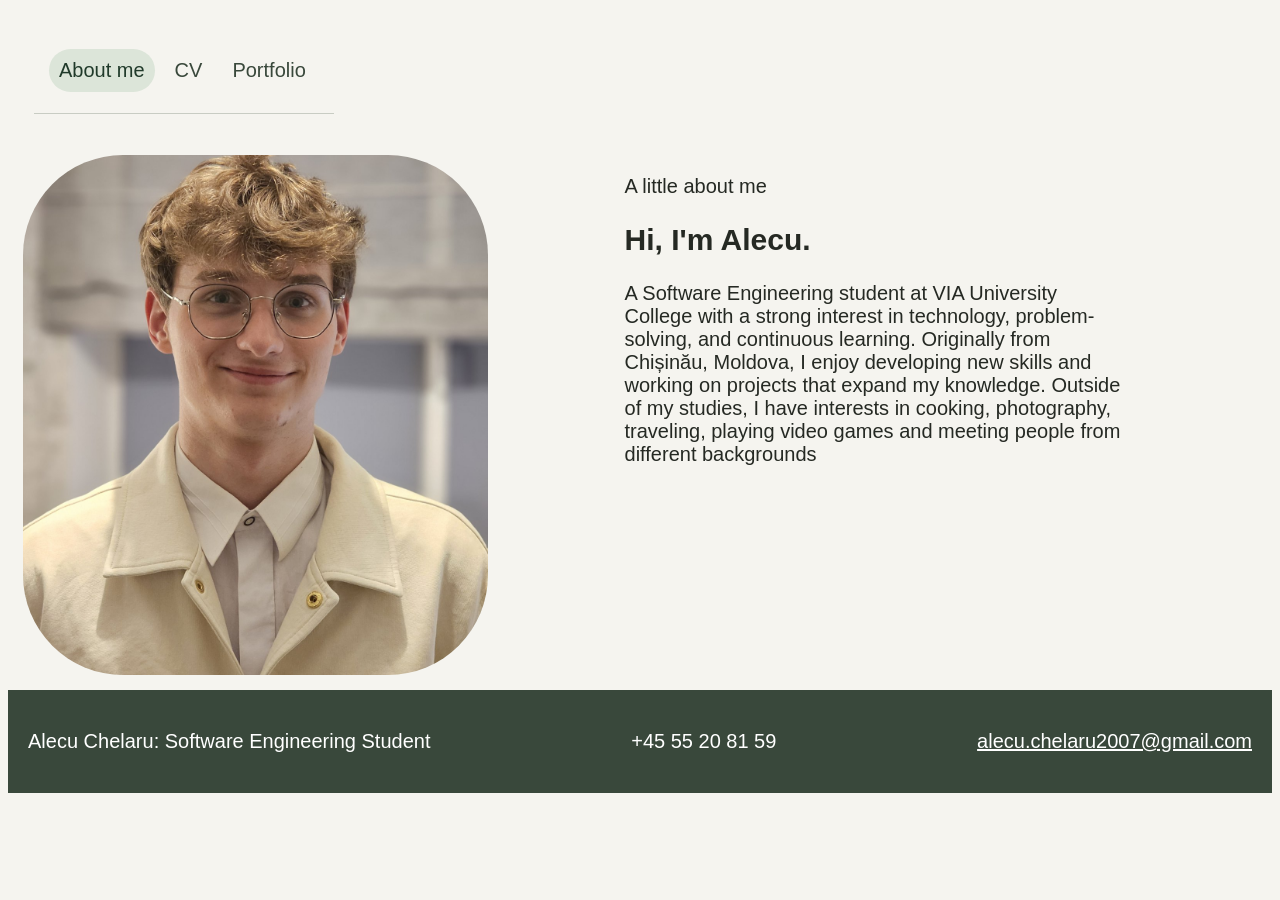
<file: about-me.html>
<!DOCTYPE html>
<html lang="en">

<head>
    <meta charset="UTF-8">
    <meta name="viewport" content="width=device-width, initial-scale=1.0">
    <link rel="stylesheet" href="style.css">
    <title>Alecu's CV</title>
</head>

<body>

    <header class="siteHeader">
        <nav class="nav">
            <a class="active" href="about-me.html">About me</a>
            <a href="cv.html">CV</a>
            <a href="portofolio.html">Portfolio</a>
        </nav>
    </header>

    <main class="aboutPage">
        <section class="photoSection">
            <div class="photo">
                <img src="images/me.png" alt="Me">
            </div>
        </section>

        <section class="aboutIntro">
            <p class="little">A little about me</p>

            <h1 id="aboutTitle">Hi, I'm Alecu.</h1>

            <p class="introText">
                A Software Engineering student at VIA University College with a strong interest in
                technology, problem-solving, and continuous learning. Originally from Chișinău,
                Moldova, I enjoy developing new skills and working on projects that expand my
                knowledge. Outside of my studies, I have interests in cooking, photography,
                traveling, playing video games and meeting people from different backgrounds
            </p>
        </section>
    </main>

    <footer class="footer">
        <p>Alecu Chelaru: Software Engineering Student</p>
        <p>+45 55 20 81 59</p>
        <p>
            <a href="mailto:alecu.chelaru2007@gmail.com">
                alecu.chelaru2007@gmail.com
            </a>
        </p>
    </footer>

</body>
</html>
</file>
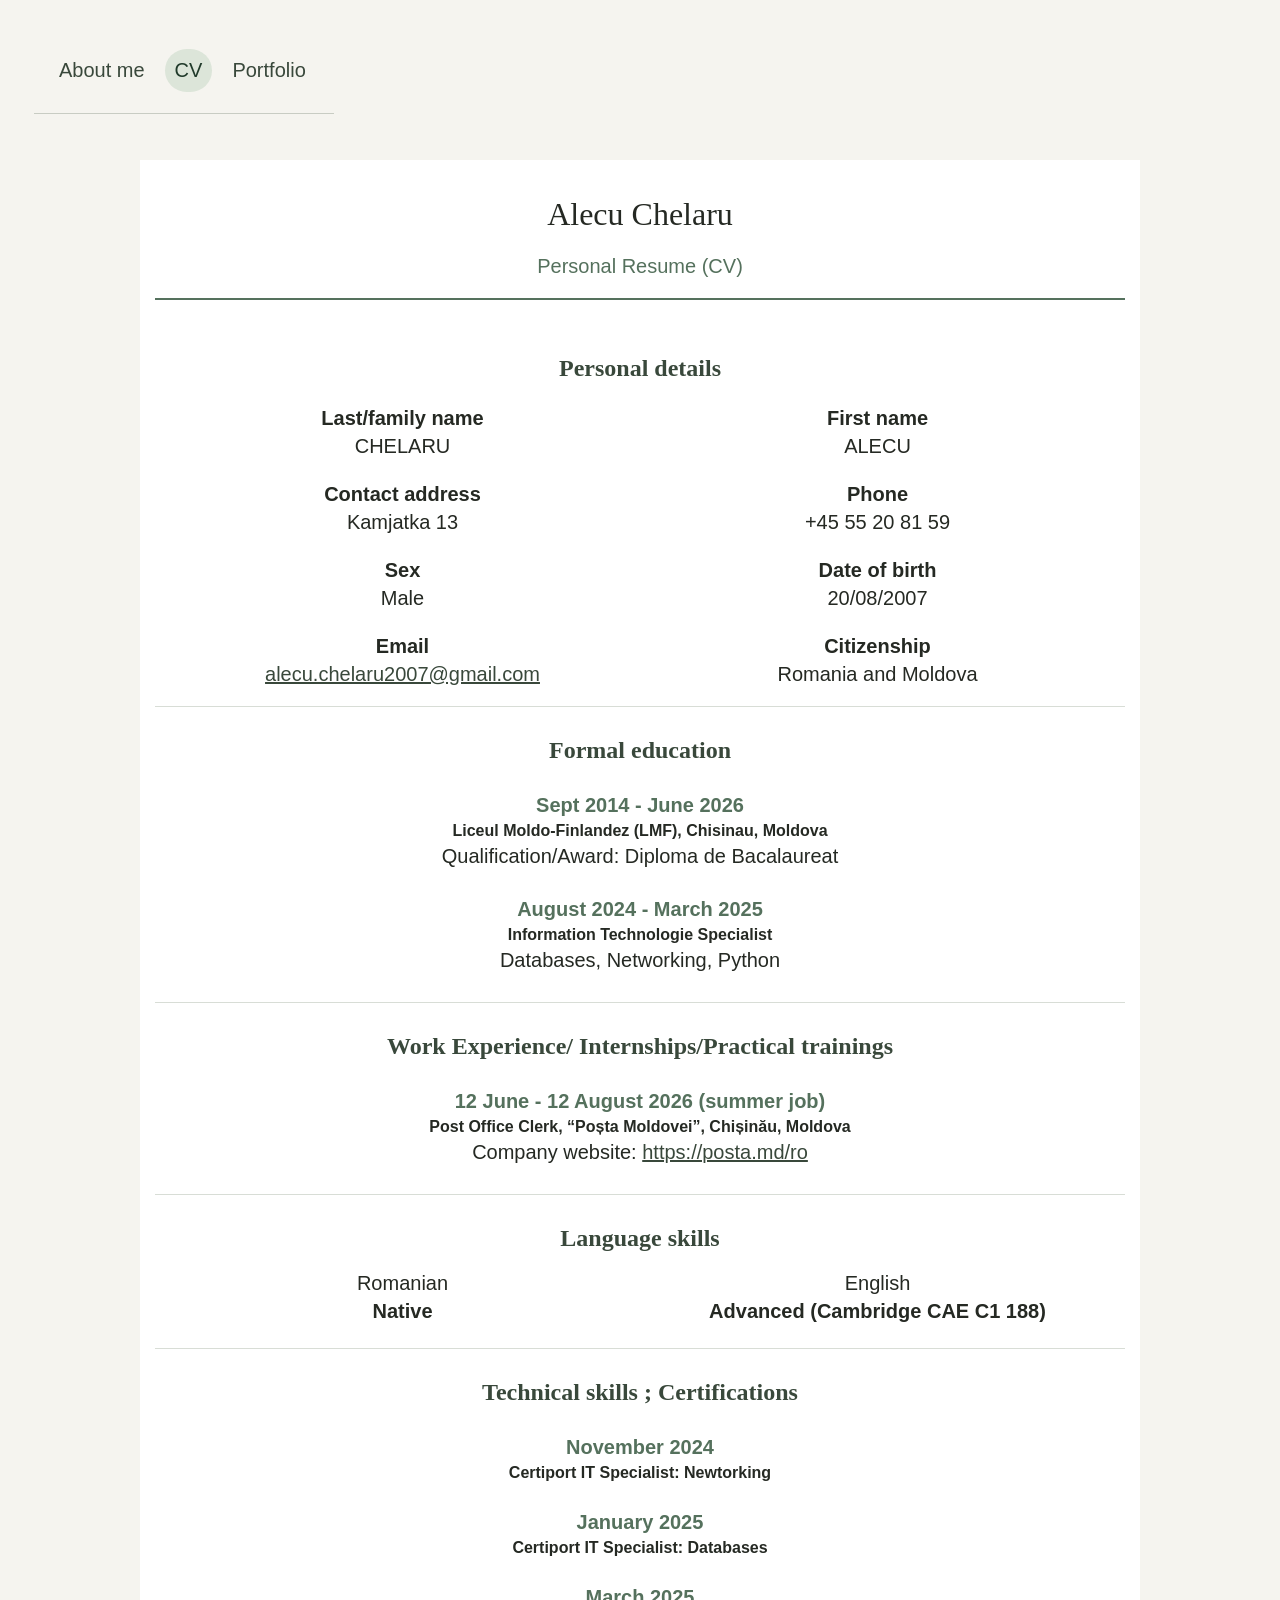
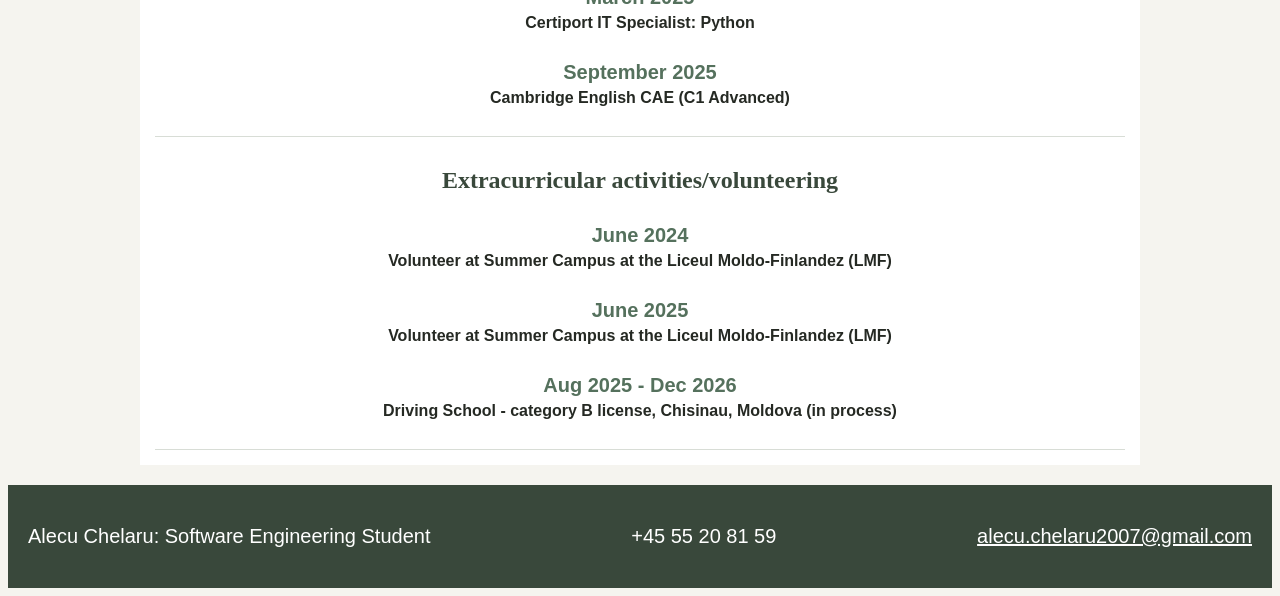
<file: cv.html>
<!DOCTYPE html>
<html lang="en">

<head>
    <meta charset="UTF-8">
    <meta name="viewport" content="width=device-width, initial-scale=1.0">
    <link rel="stylesheet" href="style.css">
    <title>Alecu's CV</title>
</head>

<body>

    <header class="siteHeader">
        <nav class="nav">
            <a href="about-me.html">About me</a>
            <a class="active" href="cv.html">CV</a>
            <a href="portofolio.html">Portfolio</a>
        </nav>
    </header>

    <main class="cvPage">

        <header class="cvTitle">
            <h1>Alecu Chelaru</h1>
            <p>Personal Resume (CV)</p>
        </header>

        <section class="cvSection">
            <h2 id="personalTitle">Personal details</h2>

            <div class="cvDetails">
                <p><span>Last/family name</span> CHELARU</p>
                <p><span>First name</span> ALECU</p>
                <p><span>Contact address</span> Kamjatka 13</p>
                <p><span>Phone</span> +45 55 20 81 59</p>
                <p><span>Sex</span> Male</p>
                <p><span>Date of birth</span> 20/08/2007</p>
                <p><span>Email</span> <a href="mailto:alecu.chelaru2007@gmail.com">alecu.chelaru2007@gmail.com</a></p>
                <p><span>Citizenship</span> Romania and Moldova</p>
                <!--i know i used span, something we have not learned, just from what i searched and from ive seen it does, it helps with 
                structuring also, from my understading, it does nothing on its own, but it helps me target specific parts of the text with CSS.-->
            </div>
        </section>

        <section class="cvSection" aria-labelledby="educationTitle">
            <h2 id="educationTitle">Formal education</h2>

            <article class="cvEntry">
                <p class="cvDate">Sept 2014 - June 2026</p>

                <div>
                    <h3>Liceul Moldo-Finlandez (LMF), Chisinau, Moldova</h3>
                    <p>Qualification/Award: Diploma de Bacalaureat</p>
                </div>
            </article>

            <article class="cvEntry">
                <p class="cvDate">August 2024 - March 2025</p>

                <div>
                    <h3>Information Technologie Specialist</h3>
                    <p>Databases, Networking, Python</p>
                </div>
            </article>
        </section>

        <section class="cvSection" aria-labelledby="experienceTitle">
            <h2 id="experienceTitle">Work Experience/ Internships/Practical trainings</h2>

            <article class="cvEntry">
                <p class="cvDate">12 June - 12 August 2026 (summer job)</p>

                <div>
                    <h3>Post Office Clerk, “Poșta Moldovei”, Chișinău, Moldova</h3>
                    <p>Company website: <a href="https://posta.md/ro">https://posta.md/ro</a></p>
                </div>
            </article>
        </section>

        <section class="cvSection" aria-labelledby="languagesTitle">
            <h2 id="languagesTitle">Language skills</h2>

            <div class="cvDetails">
                <p>Romanian<span>Native</span></p>
                <p>English<span>Advanced (Cambridge CAE C1 188)</span></p>
            </div>
        </section>

        <section class="cvSection" aria-labelledby="certificationsTitle">
            <h2 id="certificationsTitle">Technical skills ; Certifications</h2>

            <article class="cvEntry">
                <p class="cvDate">November 2024</p>
                <div>
                    <h3>Certiport IT Specialist: Newtorking</h3>
                </div>
            </article>

            <article class="cvEntry">
                <p class="cvDate">January 2025</p>
                <div>
                    <h3>Certiport IT Specialist: Databases</h3>
                </div>
            </article>

            <article class="cvEntry">
                <p class="cvDate">March 2025</p>
                <div>
                    <h3>Certiport IT Specialist: Python</h3>
                </div>
            </article>

            <article class="cvEntry">
                <p class="cvDate">September 2025</p>
                <div>
                    <h3>Cambridge English CAE (C1 Advanced)</h3>
                </div>
            </article>
        </section>

        <section class="cvSection" aria-labelledby="activitiesTitle">
            <h2 id="activitiesTitle">Extracurricular activities/volunteering</h2>

            <article class="cvEntry">
                <p class="cvDate">June 2024</p>
                <div>
                    <h3>Volunteer at Summer Campus at the Liceul Moldo-Finlandez (LMF)</h3>
                </div>
            </article>

            <article class="cvEntry">
                <p class="cvDate">June 2025</p>
                <div>
                    <h3>Volunteer at Summer Campus at the Liceul Moldo-Finlandez (LMF)</h3>
                </div>
            </article>

            <article class="cvEntry">
                <p class="cvDate">Aug 2025 - Dec 2026</p>
                <div>
                    <h3>Driving School - category B license, Chisinau, Moldova (in process)</h3>
                </div>
            </article>
        </section>

    </main>

    <footer class="footer">
        <p>Alecu Chelaru: Software Engineering Student</p>
        <p>+45 55 20 81 59</p>
        <p>
            <a href="mailto:alecu.chelaru2007@gmail.com">
                alecu.chelaru2007@gmail.com
            </a>
        </p>
    </footer>

</body>

</html>

<!-- refrence: https://blog.markvincze.com/cv.html -->
</file>
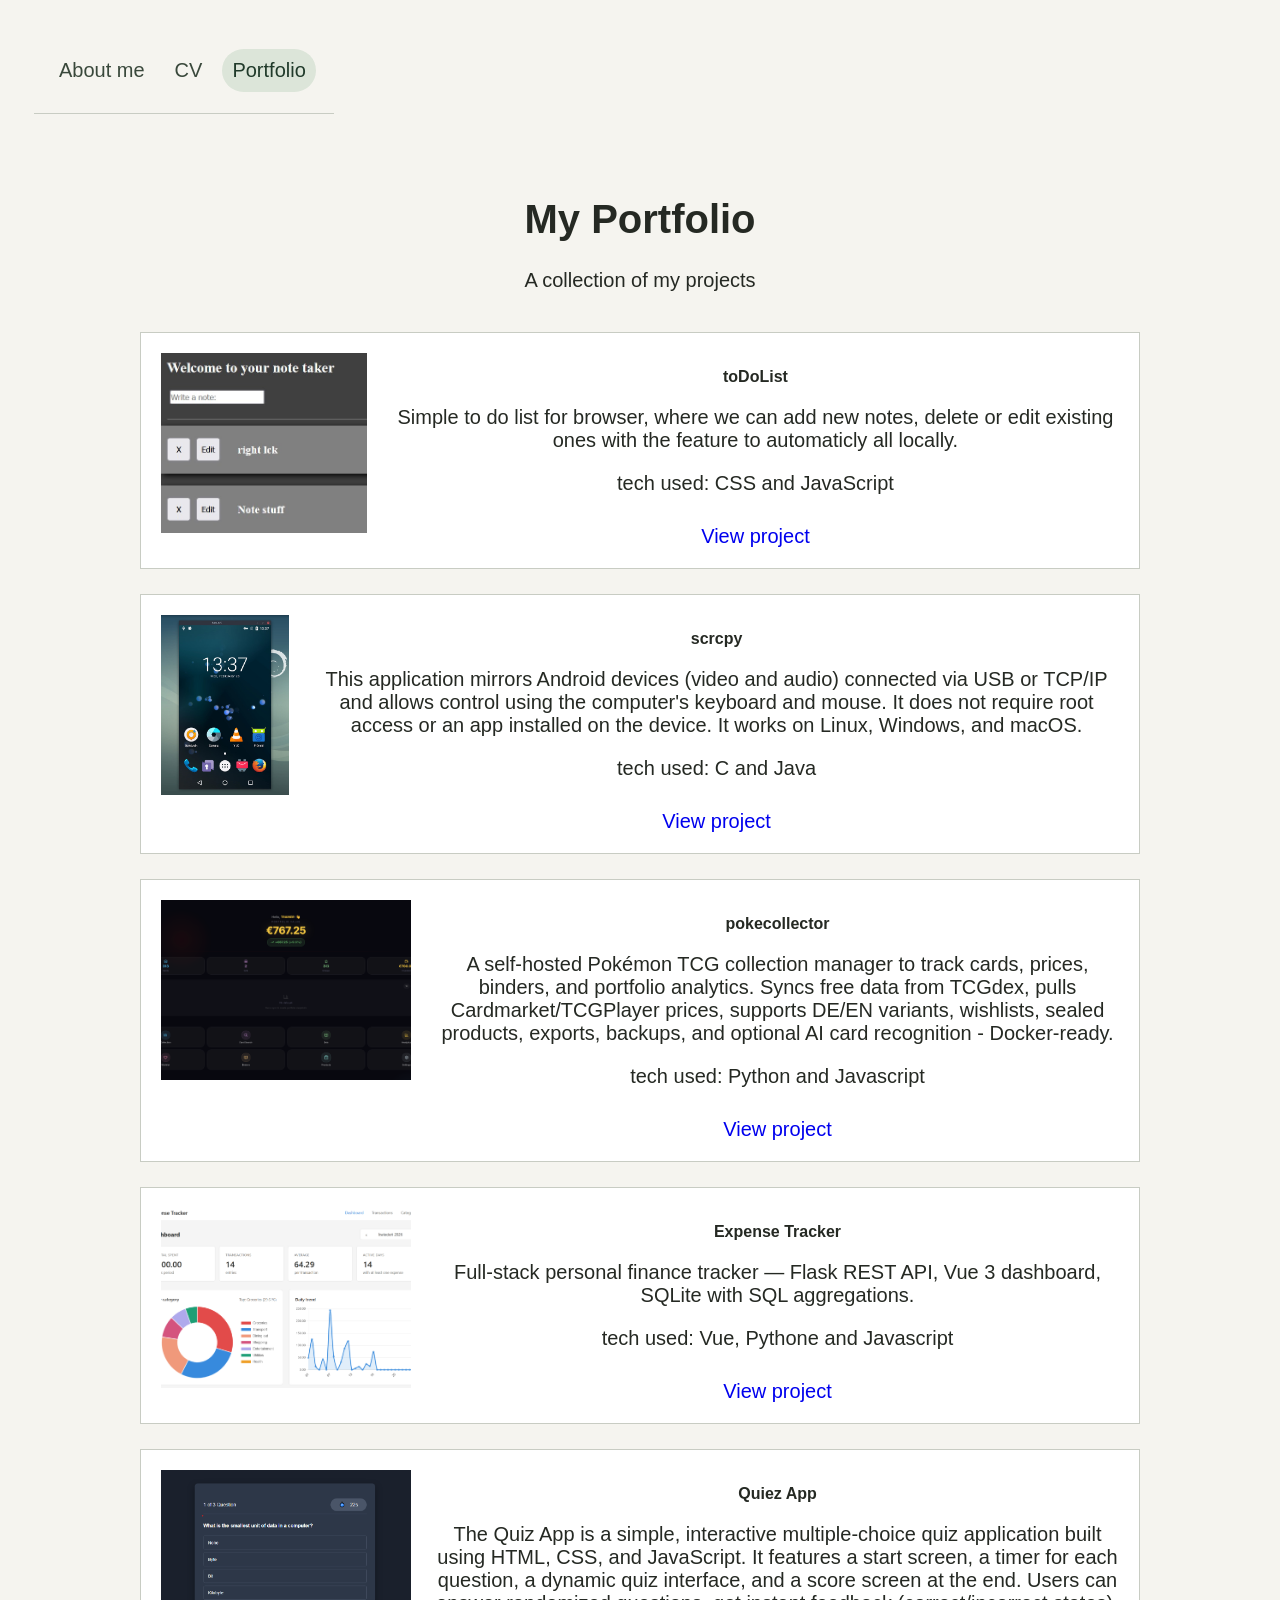
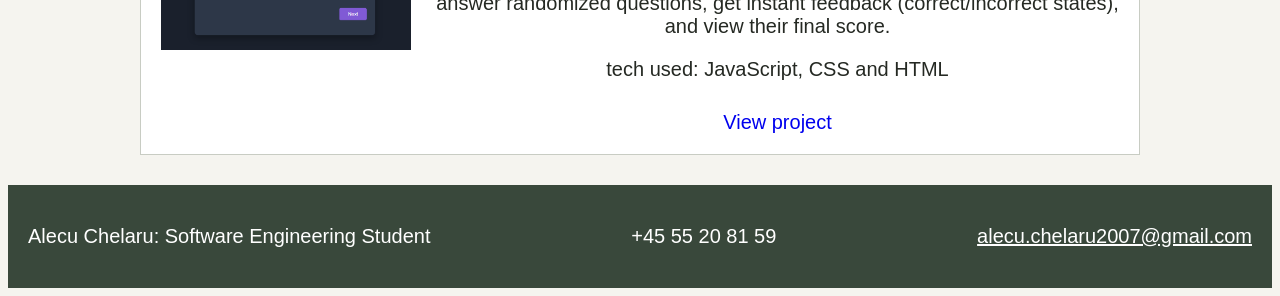
<file: portofolio.html>
<!DOCTYPE html>
<html lang="en">

<head>
    <meta charset="UTF-8">
    <meta name="viewport" content="width=device-width, initial-scale=1.0">
    <link rel="stylesheet" href="style.css">
    <title>Alecu's Portfolio</title>
</head>

<body>

    <header class="siteHeader">
        <nav class="nav">
            <a href="about-me.html">About me</a>
            <a href="cv.html">CV</a>
            <a class="active" href="portofolio.html">Portfolio</a>
        </nav>
    </header>

    <main class="portoPage">

        <header class="portoTitle">
            <h1>My Portfolio</h1>
            <p>A collection of my projects</p>
        </header>

        <section class="portoSection">

            <article class="portoEntry">

                <img src="images/project1.jpg" alt="Screenshot of Project 1">

                <div class="portoContent">
                    <h2>toDoList</h2>

                    <p>
                        Simple to do list for browser, where we can add new notes, delete or edit existing ones with the feature to automaticly all locally.
                    </p>
                    <p> <span>  tech used: CSS and JavaScript</span></p>

                    <a href="https://github.com/Trikoper/toDoList">View project</a> <!--not mine-->
                </div>

            </article>

            <article class="portoEntry">

                <img src="images/project2.jpg" alt="Screenshot of Project 2">

                <div class="portoContent">
                    <h2>scrcpy</h2>

                    <p>
                       This application mirrors Android devices (video and audio) connected via USB or TCP/IP and allows control using the computer's keyboard and mouse. It does not require root access or an app installed on the device. It works on Linux, Windows, and macOS.
                    </p>

                    <p> <span>  tech used: C and Java</span></p>

                    <a href="https://github.com/Genymobile/scrcpy">View project</a>
                </div>

            </article>

            <article class="portoEntry">

                <img src="images/project3.jpg" alt="Screenshot of Project 3">

                <div class="portoContent">
                    <h2>pokecollector</h2>

                    <p>
                        A self-hosted Pokémon TCG collection manager to track cards, prices, binders, and portfolio analytics. Syncs free data from TCGdex, pulls Cardmarket/TCGPlayer prices, supports DE/EN variants, wishlists, sealed products, exports, backups, and optional AI card recognition - Docker-ready.
                    </p>

                    <p> <span>  tech used: Python and Javascript</span></p>

                    <a href="https://github.com/Git-Romer/pokecollector">View project</a>
                </div>

            </article>

            <article class="portoEntry">

                <img src="images/project4.jpg" alt="Screenshot of Project 4">

                <div class="portoContent">
                    <h2>Expense Tracker</h2>

                    <p>
                        Full-stack personal finance tracker — Flask REST API, Vue 3 dashboard, SQLite with SQL aggregations.
                    </p>

                    <p> <span>  tech used: Vue, Pythone and Javascript</span></p>

                    <a href="https://github.com/kutpiotr/expense-tracker">View project</a>
                </div>

            </article>

            <article class="portoEntry">

                <img src="images/project5.jpg" alt="Screenshot of Project 5">

                <div class="portoContent">
                    <h2>Quiez App</h2>

                    <p>
                        The Quiz App is a simple, interactive multiple-choice quiz application built using HTML, CSS, and JavaScript. It features a start screen, a timer for each question, a dynamic quiz interface, and a score screen at the end. Users can answer randomized questions, get instant feedback (correct/incorrect states), and view their final score. </p>

                    <p> <span>  tech used: JavaScript, CSS and HTML</span></p>

                    <a href="https://github.com/umarazlan/QuizApp-using-html-css-and-javascript">View project</a>
                </div>

            </article>

        </section>

    </main>

    <footer class="footer">
        <p>Alecu Chelaru: Software Engineering Student</p>
        <p>+45 55 20 81 59</p>
        <p><a href="mailto:alecu.chelaru2007@gmail.com">alecu.chelaru2007@gmail.com</a></p>
    </footer>

</body>

</html>
</file>
<file: style.css>
body {
    background: #f5f4ef;
    color: #252923;
    font-family: Arial, sans-serif;
    font-size: 20px;
}

.siteHeader {
    padding: 25px;
}

.nav {
    display: flex;
    flex-wrap: wrap;
    max-width: 280px;
    padding: 10px;
    margin: 1px;
    border-bottom: 1px solid #c8ccc3;
    padding-bottom: 16px;
}

.nav a {
    padding: 10px;
    margin: 5px;
    border-radius: 70px;
    color: #39483b;
    text-decoration: none;
}

.nav a:hover {
    background-color: #dce5d9;
    color: #203a2a;
}

.nav a.active {
    background-color: #dce5d9;
    color: #203a2a;
}

.aboutPage {
    display: grid;
    grid-template-columns: 1.4fr 1.2fr;
    gap: 20px;
    width: auto;
    max-width: 1100px;
    margin: 15px;
}

.cvPage {
    box-sizing: border-box;
    width: 90%;
    max-width: 1000px;
    margin: 20px auto;
    padding: 15px;
    background-color: white;
    text-align: center;
}


.cvTitle {
    border-bottom: 2px solid #55715d;
    margin-bottom: 25px;
    padding-bottom: 15px;
}

.cvTitle h1 {
    color: #252923;
    font-family: Georgia, "Times New Roman", serif;
    font-size: 2rem;
    font-weight: 400;
}

.cvTitle p {
    margin: 5px;
    color: #55715d;
}

.cvSection {
    border-bottom: 1px solid #d8ddd6;
    padding: 15px;
}

.cvSection h2 {
    margin: 15px;
    color: #39483b;
    font-family: Georgia, "Times New Roman", serif;
    font-size: 1.5rem;
}

.cvSection h3 {
    margin: 4px;
    font-size: 1rem;
}

.cvSection p {
    margin: 5px;
}

.cvDetails {
    display: grid;
    grid-template-columns: 1fr 1fr;
    gap: 10px;
    justify-items: center;
}

.cvDetails span {
    display: block;
    padding: 5px;
    font-weight: bold;

}

@media (max-width: 600px) {
    .aboutPage {
        display: flex;
        flex-direction: column;
    }

    .aboutIntro {
        order: 1;
    }

    .photoSection {
        order: 2;
    }

    .cvPage {
        width: 100%;
    }

    .cvDetails {
        gap: 5px;
        display: grid;
        grid-template-columns: 1fr;
    }

    .cvDetails p {
        margin: 5px;
    }

    .nav {
        justify-content: center;
        margin: 0 auto;
    }

    body {
        background: #f5f4ef;
        color: #252923;
        font-family: Arial, sans-serif;
        font-size: 17px;
    }
}

.cvEntry {
    display: block;
    padding: 10px;
}

.cvEntry>div {
    width: 100%;
}

.cvDate {
    font-weight: bold;
    color: #55715d;
}

.cvSection a {
    color: #39483b;
}

h2 {
    margin: 15px;
    font-size: 1rem;
}

.photo img {
    display: flex;
    width: 80%;
    height: 520px;
    border-radius: 100px;
    object-fit: cover;
}

@media (max-width: 600px) {
    .photo img {
        margin-top: 20px;
        width: 100%;
    }
}

.footer {
    margin-top: auto;
    display: flex;
    flex-wrap: wrap;
    justify-content: space-between;
    gap: 10px;
    padding: 20px;
    background-color: #39483b;
    color: white;
}

.portoPage {
    max-width: 1000px;
    margin: auto;
    padding: 30px;
}

.portoTitle {
    justify-content: center;
    text-align: center;
    margin-bottom: 40px;
}

.portoContent {
    justify-content: center;
    text-align: center;
}

.portoContent a {
    text-decoration: none;

}

.portoSection {
    display: flex;
    flex-direction: column;
    gap: 25px;
}

.portoEntry {
    display: flex;
    gap: 25px;
    padding: 20px;
    border: 1px solid #c8ccc3;
    background: white;
}

.portoEntry img {
    width: 250px;
    height: 180px;
    object-fit: cover;
}

.portoEntry img:hover {
    height: 300px;
    width: auto;
}

.portoContent a {
    display: inline-block;
    margin-top: 10px;
}

@media (max-width: 768px) {

    .portoEntry {
        flex-direction: column-reverse;
    }

    .portoEntry img {
        width: 100%;
        height: auto;
    }

    .portoEntry img:hover {
        width: 100%;
        height: auto;
    }

}

@media (max-width: 375px) {
    .portoPage {
        padding: 15px;
    }

    .portoEntry {
        padding: 15px;
    }
}


.footer a {
    color: white;
}
</file>
